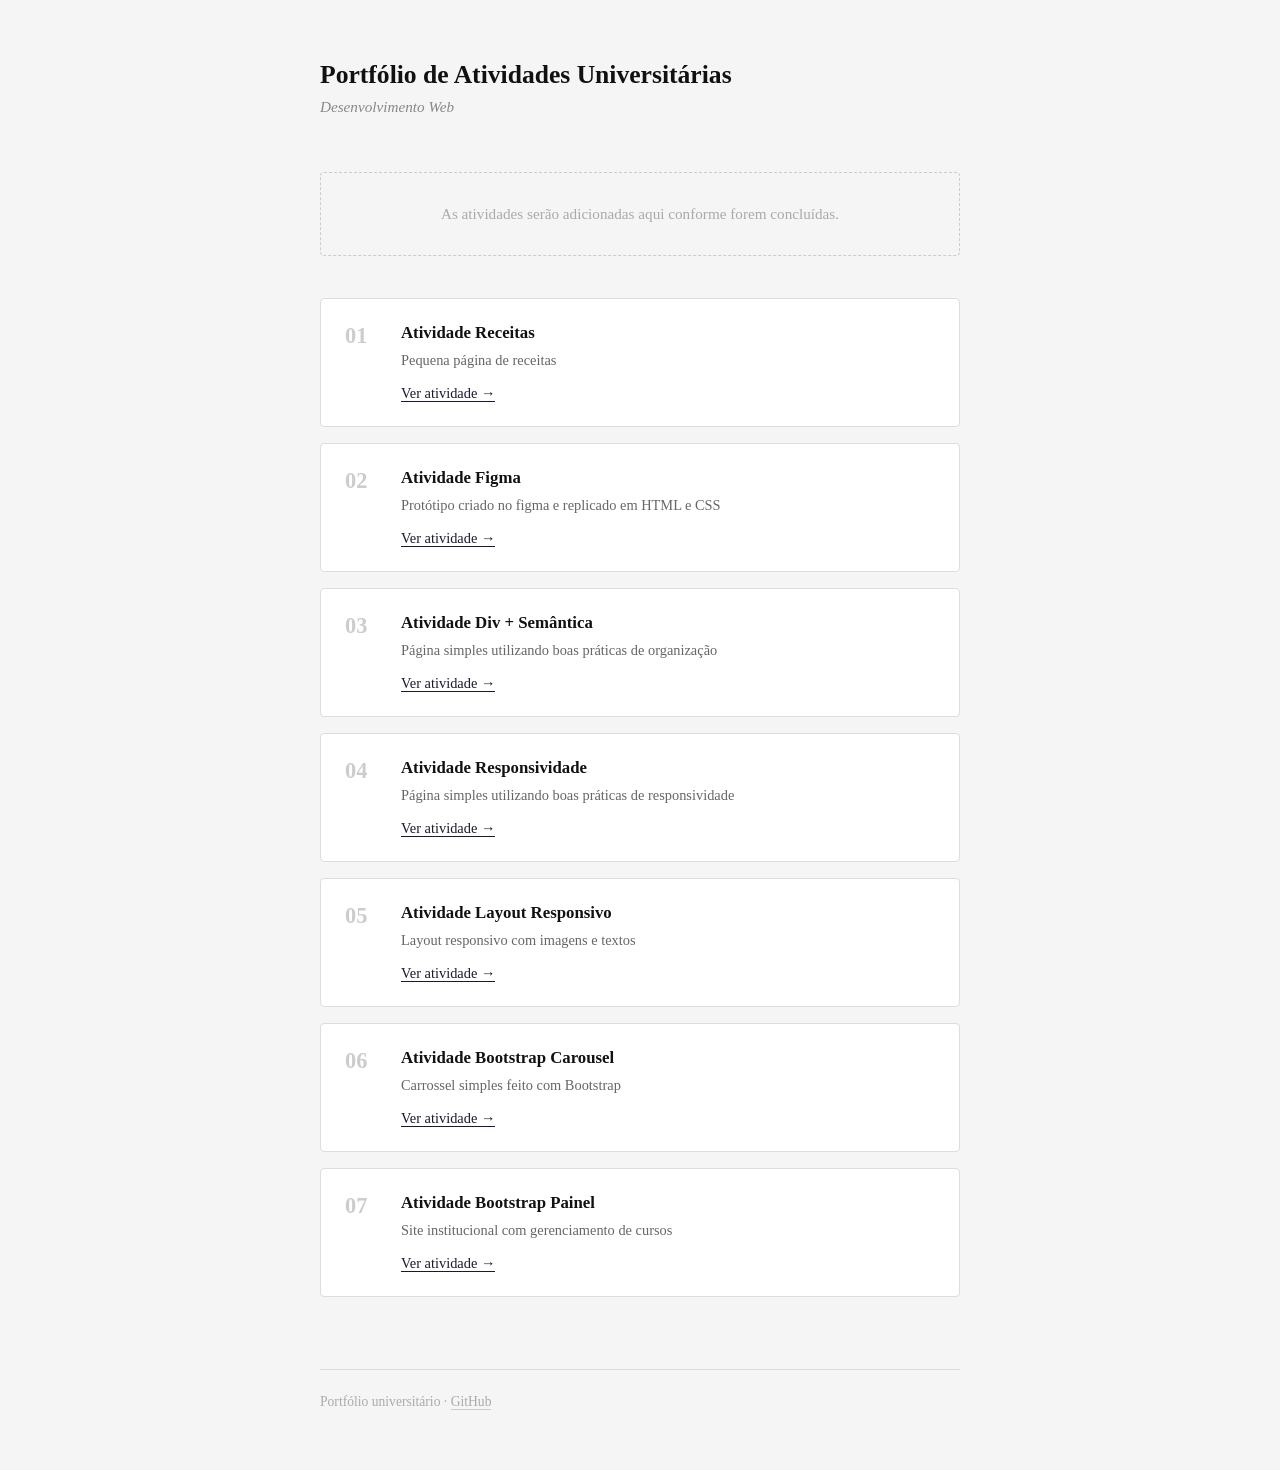
<file: index.html>
<!doctype html>
<html lang="pt-BR">
  <head>
    <meta charset="UTF-8" />
    <meta name="viewport" content="width=device-width, initial-scale=1.0" />
    <title>Portfólio de Atividades Universitárias</title>
    <link rel="stylesheet" href="style.css" />
  </head>
  <body>
    <header>
      <h1>Portfólio de Atividades Universitárias</h1>
      <p class="subtitulo">Desenvolvimento Web</p>
    </header>

    <main>
      <div class="aviso">
        <p>As atividades serão adicionadas aqui conforme forem concluídas.</p>
      </div>

      <div class="card">
        <span class="numero">01</span>
        <div class="info">
          <h2>Atividade Receitas</h2>
          <p>Pequena página de receitas</p>
          <a href="atividade-receitas/index.html" target="_blank"
            >Ver atividade →</a
          >
        </div>
      </div>
      <div class="card">
        <span class="numero">02</span>
        <div class="info">
          <h2>Atividade Figma</h2>
          <p>Protótipo criado no figma e replicado em HTML e CSS</p>
          <a href="atividade-template-figma/index.html" target="_blank"
            >Ver atividade →</a
          >
        </div>
      </div>
      <div class="card">
        <span class="numero">03</span>
        <div class="info">
          <h2>Atividade Div + Semântica</h2>
          <p>Página simples utilizando boas práticas de organização</p>
          <a href="atividade-div-semantica/index.html" target="_blank"
            >Ver atividade →</a
          >
        </div>
      </div>
      <div class="card">
        <span class="numero">04</span>
        <div class="info">
          <h2>Atividade Responsividade</h2>
          <p>Página simples utilizando boas práticas de responsividade</p>
          <a href="atividade-responsividade/index.html" target="_blank"
            >Ver atividade →</a
          >
        </div>
      </div>
      <div class="card">
        <span class="numero">05</span>
        <div class="info">
          <h2>Atividade Layout Responsivo</h2>
          <p>Layout responsivo com imagens e textos</p>
          <a href="atividade-layout-responsivo/index.html" target="_blank"
            >Ver atividade →</a
          >
        </div>
      </div>
      <div class="card">
        <span class="numero">06</span>
        <div class="info">
          <h2>Atividade Bootstrap Carousel</h2>
          <p>Carrossel simples feito com Bootstrap</p>
          <a href="atividade-bootstrap-carrossel/index.html" target="_blank"
            >Ver atividade →</a
          >
        </div>
      </div>
      <div class="card">
        <span class="numero">07</span>
        <div class="info">
          <h2>Atividade Bootstrap Painel</h2>
          <p>Site institucional com gerenciamento de cursos</p>
          <a href="atividade-painel/index.html" target="_blank"
            >Ver atividade →</a
          >
        </div>
      </div>
    </main>

    <footer>
      <p>
        Portfólio universitário ·
        <a
          href="https://github.com/seu-usuario/college-activities-portfolio"
          target="_blank"
          >GitHub</a
        >
      </p>
    </footer>
  </body>
</html>
</file>
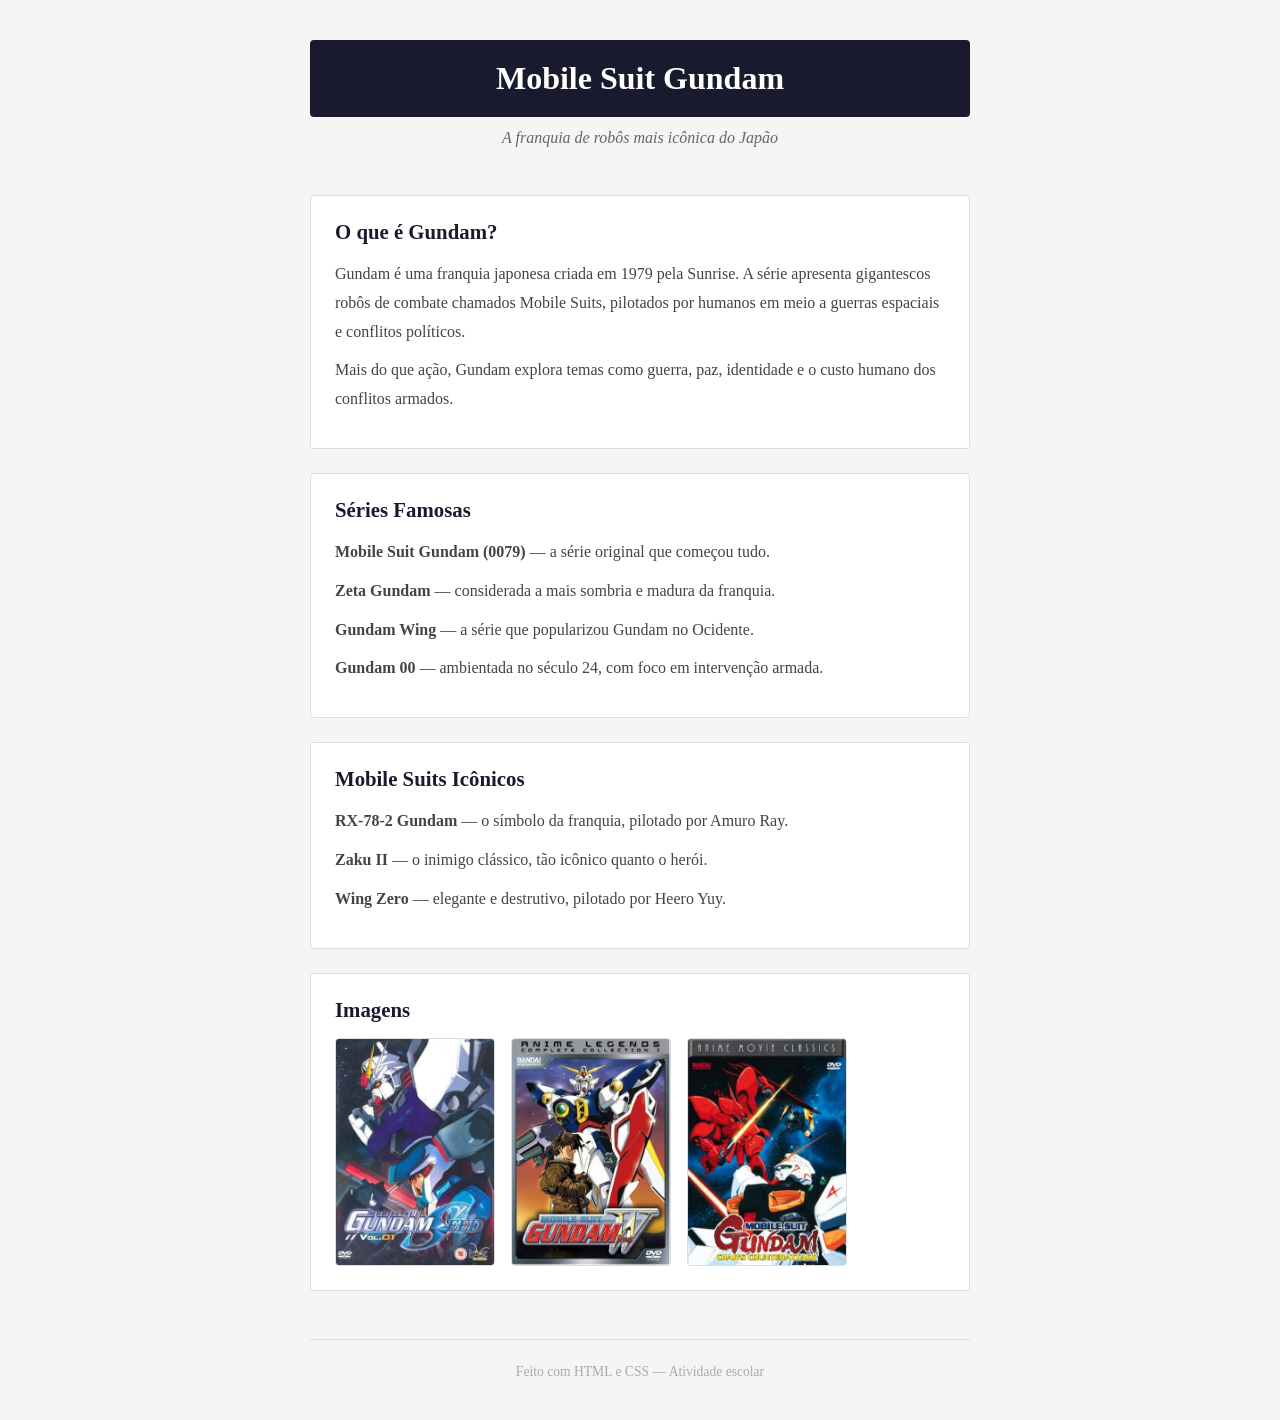
<file: atividade-div-semantica/index.html>
<!doctype html>
<html lang="pt-BR">
  <head>
    <meta charset="UTF-8" />
    <meta name="viewport" content="width=device-width, initial-scale=1.0" />
    <title>Gundam</title>
    <link rel="stylesheet" href="style.css" />
  </head>
  <body>
    <header>
      <h1 id="titulo-principal">Mobile Suit Gundam</h1>
      <p class="subtitulo">A franquia de robôs mais icônica do Japão</p>
    </header>

    <main>
      <div class="bloco">
        <h2 class="secao-titulo">O que é Gundam?</h2>
        <p class="texto">
          Gundam é uma franquia japonesa criada em 1979 pela Sunrise. A série
          apresenta gigantescos robôs de combate chamados Mobile Suits,
          pilotados por humanos em meio a guerras espaciais e conflitos
          políticos.
        </p>
        <p class="texto">
          Mais do que ação, Gundam explora temas como guerra, paz, identidade e
          o custo humano dos conflitos armados.
        </p>
      </div>

      <div class="bloco">
        <h2 class="secao-titulo">Séries Famosas</h2>
        <p class="texto">
          <strong>Mobile Suit Gundam (0079)</strong> — a série original que
          começou tudo.
        </p>
        <p class="texto">
          <strong>Zeta Gundam</strong> — considerada a mais sombria e madura da
          franquia.
        </p>
        <p class="texto">
          <strong>Gundam Wing</strong> — a série que popularizou Gundam no
          Ocidente.
        </p>
        <p class="texto">
          <strong>Gundam 00</strong> — ambientada no século 24, com foco em
          intervenção armada.
        </p>
      </div>

      <div class="bloco">
        <h2 class="secao-titulo">Mobile Suits Icônicos</h2>
        <p class="texto">
          <strong>RX-78-2 Gundam</strong> — o símbolo da franquia, pilotado por
          Amuro Ray.
        </p>
        <p class="texto">
          <strong>Zaku II</strong> — o inimigo clássico, tão icônico quanto o
          herói.
        </p>
        <p class="texto">
          <strong>Wing Zero</strong> — elegante e destrutivo, pilotado por Heero
          Yuy.
        </p>
      </div>

      <div class="bloco">
        <h2 class="secao-titulo">Imagens</h2>
        <div class="galeria">
          <img
            src="./assets/images/gundam_seed.jpg"
            alt="Gundam SEED"
            class="imagem"
          />
          <img
            src="./assets/images/gundam_wing.jpg"
            alt="Gundam Wing"
            class="imagem"
          />
          <img
            src="./assets/images/chars.jpg"
            alt="Char's Counterattack"
            class="imagem"
          />
        </div>
      </div>
    </main>

    <footer>
      <p class="texto-footer">Feito com HTML e CSS — Atividade escolar</p>
    </footer>
  </body>
</html>
</file>
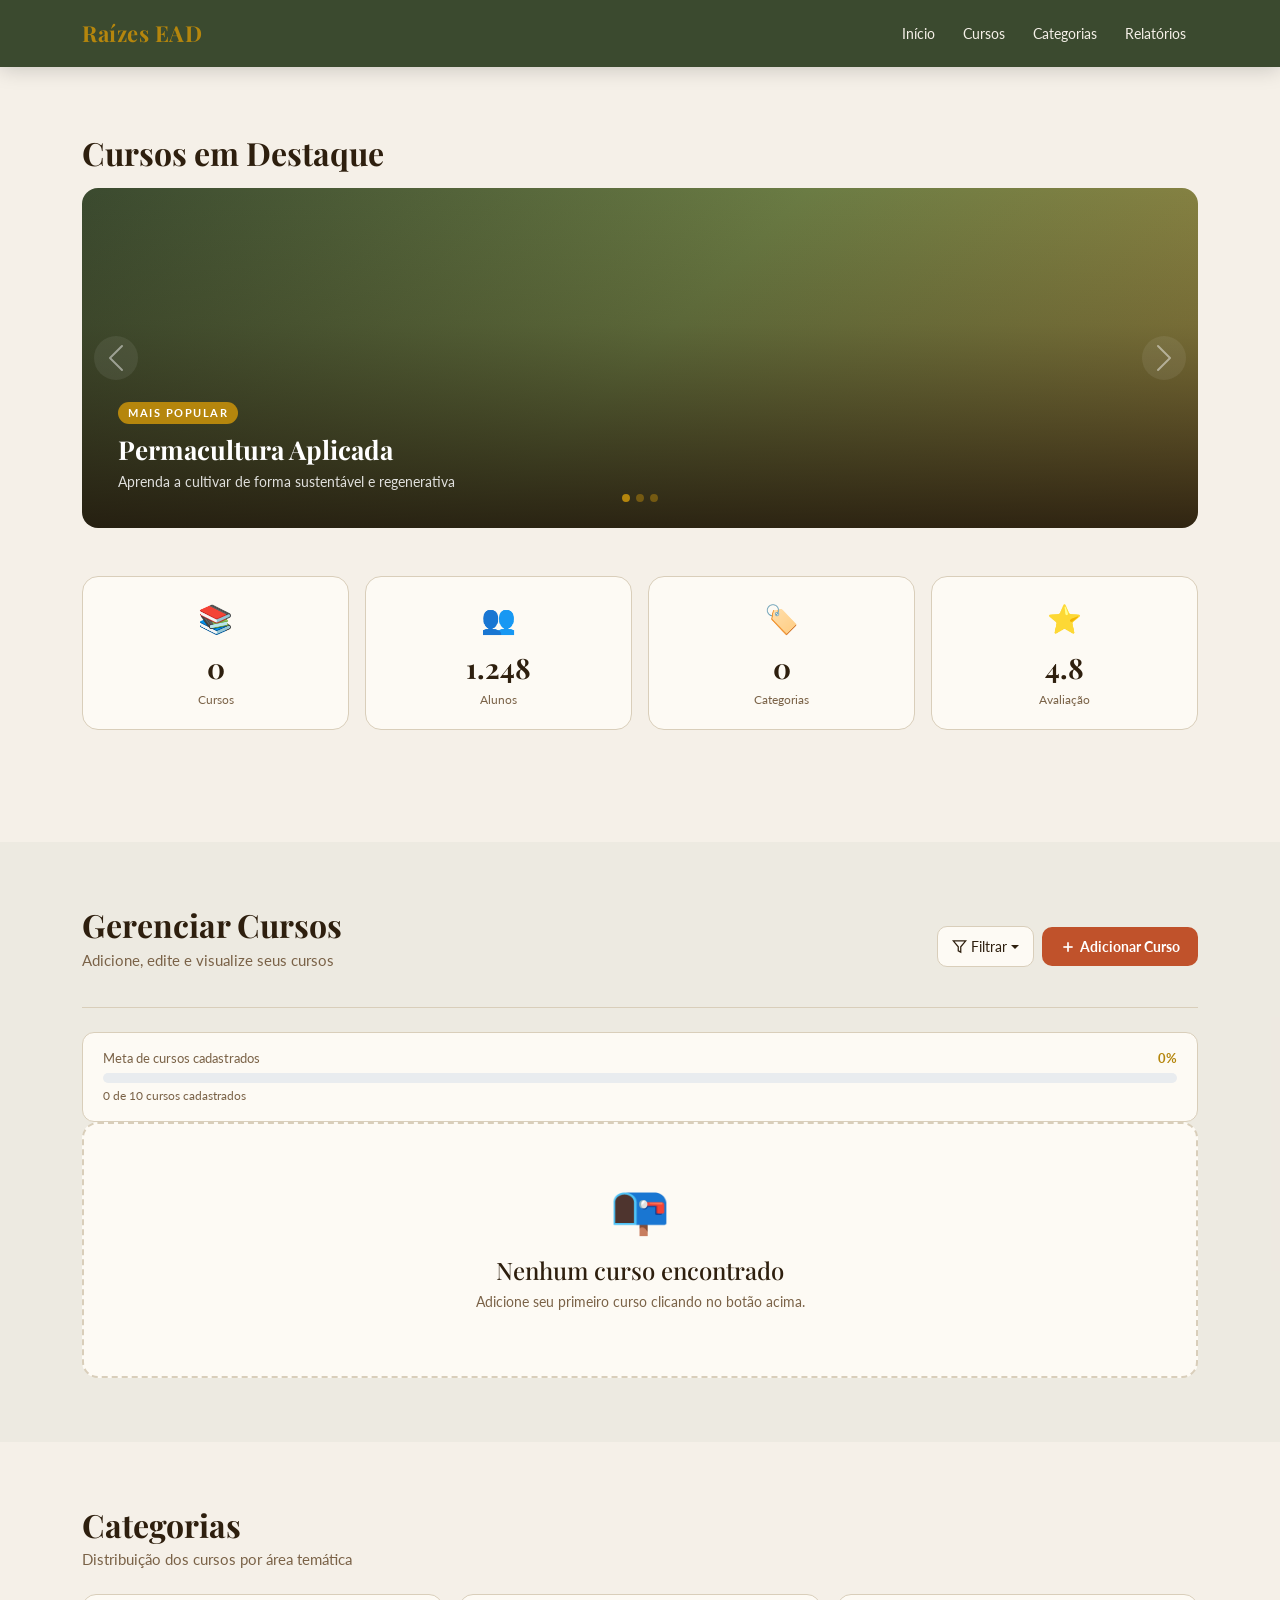
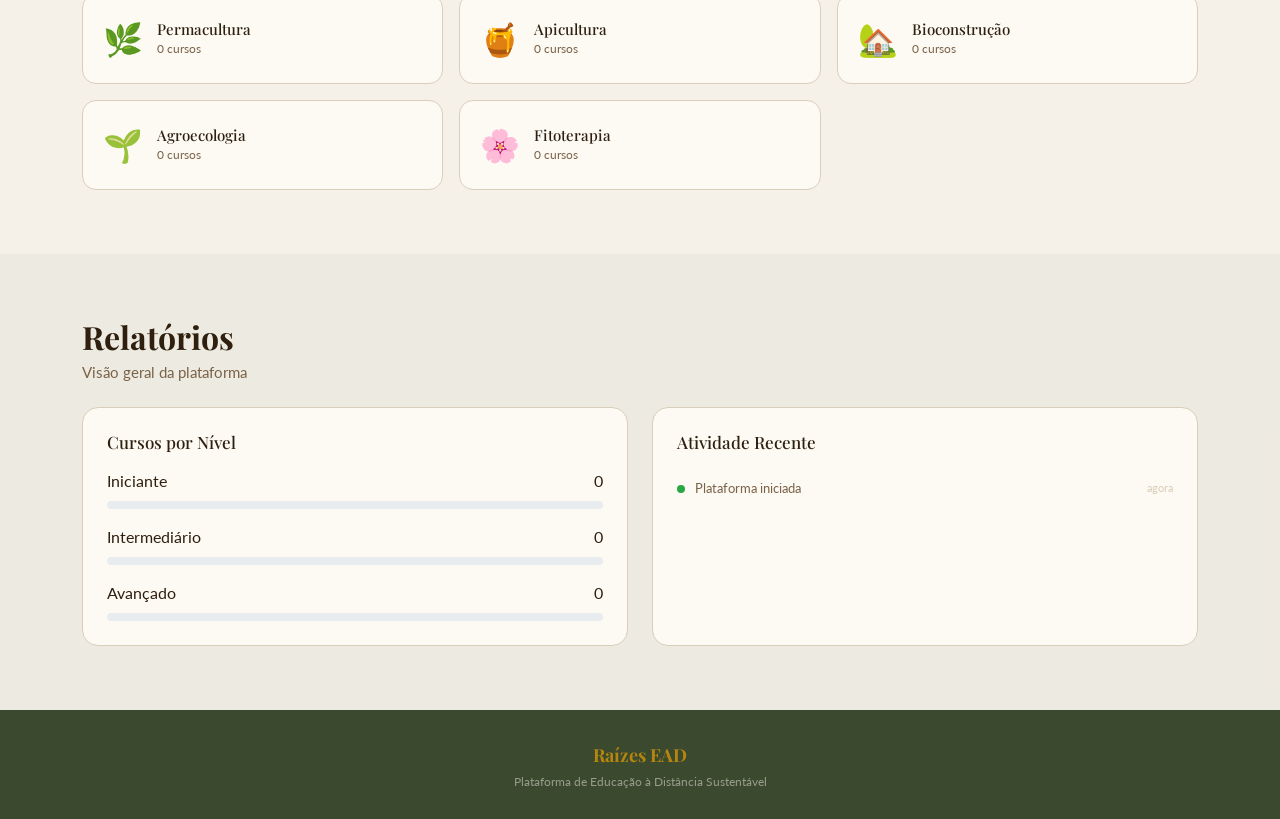
<file: atividade-painel/index.html>
<!doctype html>
<html
  lang="pt-BR"
  data-bs-spy="scroll"
  data-bs-target="#scrollspy-nav"
  data-bs-offset="80"
>
  <head>
    <meta charset="UTF-8" />
    <meta name="viewport" content="width=device-width, initial-scale=1.0" />
    <link rel="preconnect" href="https://fonts.googleapis.com" />
    <link rel="preconnect" href="https://fonts.gstatic.com" crossorigin />
    <link
      href="https://fonts.googleapis.com/css2?family=Inter:ital,opsz,wght@0,14..32,100..900;1,14..32,100..900&family=Lato:ital,wght@0,100;0,300;0,400;0,700;0,900;1,100;1,300;1,400;1,700;1,900&family=Playfair+Display:ital,wght@0,400..900;1,400..900&display=swap"
      rel="stylesheet"
    />
    <link
      href="https://cdn.jsdelivr.net/npm/bootstrap@5.3.8/dist/css/bootstrap.min.css"
      rel="stylesheet"
      integrity="sha384-sRIl4kxILFvY47J16cr9ZwB07vP4J8+LH7qKQnuqkuIAvNWLzeN8tE5YBujZqJLB"
      crossorigin="anonymous"
    />
    <link rel="stylesheet" href="style.css" />
    <title>Raízes EAD — Painel</title>
  </head>
  <body>
    <header>
      <nav class="navbar navbar-expand-lg fixed-top">
        <div class="container">
          <button
            class="btn btn-offcanvas me-2 d-lg-none"
            type="button"
            data-bs-toggle="offcanvas"
            data-bs-target="#offcanvasMenu"
            aria-controls="offcanvasMenu"
          >
            <span class="navbar-toggler-icon"></span>
          </button>

          <a class="navbar-brand" href="#">Raízes EAD</a>

          <button
            class="navbar-toggler d-none d-lg-none"
            type="button"
            data-bs-toggle="collapse"
            data-bs-target="#menuPrincipal"
          >
            <span class="navbar-toggler-icon"></span>
          </button>

          <div class="collapse navbar-collapse" id="menuPrincipal">
            <ul class="navbar-nav ms-auto align-items-center gap-1">
              <li class="nav-item">
                <a class="nav-link" href="#secao-inicio">Início</a>
              </li>
              <li class="nav-item">
                <a class="nav-link" href="#secao-cursos">Cursos</a>
              </li>
              <li class="nav-item">
                <a class="nav-link" href="#secao-categorias">Categorias</a>
              </li>
              <li class="nav-item">
                <a class="nav-link" href="#secao-relatorios">Relatórios</a>
              </li>
            </ul>
          </div>
        </div>
      </nav>
    </header>

    <div
      class="offcanvas offcanvas-start"
      tabindex="-1"
      id="offcanvasMenu"
      aria-labelledby="offcanvasMenuLabel"
    >
      <div class="offcanvas-header">
        <h5 class="offcanvas-title" id="offcanvasMenuLabel">Raízes EAD</h5>
        <button
          type="button"
          class="btn-close btn-close-white"
          data-bs-dismiss="offcanvas"
          aria-label="Fechar"
        ></button>
      </div>
      <div class="offcanvas-body">
        <nav id="scrollspy-nav">
          <ul class="nav flex-column gap-1">
            <li class="nav-item">
              <a class="nav-link offcanvas-link active" href="#secao-inicio">
                <span class="nav-icon">🏠</span> Início
              </a>
            </li>
            <li class="nav-item">
              <a class="nav-link offcanvas-link" href="#secao-cursos">
                <span class="nav-icon">📚</span> Cursos
              </a>
            </li>
            <li class="nav-item">
              <a class="nav-link offcanvas-link" href="#secao-categorias">
                <span class="nav-icon">🏷️</span> Categorias
              </a>
            </li>
            <li class="nav-item">
              <a class="nav-link offcanvas-link" href="#secao-relatorios">
                <span class="nav-icon">📊</span> Relatórios
              </a>
            </li>
          </ul>
        </nav>
        <hr class="offcanvas-divider" />
        <div class="offcanvas-stats">
          <p class="stat-label">Total de cursos</p>
          <p class="stat-value" id="offcanvasTotal">0</p>
        </div>
      </div>
    </div>

    <div
      class="toast-container position-fixed bottom-0 end-0 p-3"
      style="z-index: 9999"
    >
      <div
        id="toastSuccess"
        class="toast align-items-center text-bg-success border-0"
        role="alert"
      >
        <div class="d-flex">
          <div class="toast-body" id="toastSuccessMsg">
            Curso salvo com sucesso!
          </div>
          <button
            type="button"
            class="btn-close btn-close-white me-2 m-auto"
            data-bs-dismiss="toast"
          ></button>
        </div>
      </div>
      <div
        id="toastError"
        class="toast align-items-center text-bg-danger border-0"
        role="alert"
      >
        <div class="d-flex">
          <div class="toast-body" id="toastErrorMsg">
            Erro ao realizar ação.
          </div>
          <button
            type="button"
            class="btn-close btn-close-white me-2 m-auto"
            data-bs-dismiss="toast"
          ></button>
        </div>
      </div>
    </div>

    <main class="main-content">
      <section id="secao-inicio" class="section-block">
        <div class="container">
          <div id="alertArea"></div>

          <div class="carousel-wrapper mb-5">
            <h2 class="section-title mb-3">Cursos em Destaque</h2>
            <div
              id="carouselDestaque"
              class="carousel slide carousel-fade"
              data-bs-ride="carousel"
            >
              <div class="carousel-indicators">
                <button
                  type="button"
                  data-bs-target="#carouselDestaque"
                  data-bs-slide-to="0"
                  class="active"
                ></button>
                <button
                  type="button"
                  data-bs-target="#carouselDestaque"
                  data-bs-slide-to="1"
                ></button>
                <button
                  type="button"
                  data-bs-target="#carouselDestaque"
                  data-bs-slide-to="2"
                ></button>
              </div>
              <div class="carousel-inner rounded-4 overflow-hidden">
                <div class="carousel-item active">
                  <div class="carousel-slide slide-1">
                    <div class="carousel-caption-custom">
                      <span class="slide-tag">Mais Popular</span>
                      <h3>Permacultura Aplicada</h3>
                      <p>
                        Aprenda a cultivar de forma sustentável e regenerativa
                      </p>
                    </div>
                  </div>
                </div>
                <div class="carousel-item">
                  <div class="carousel-slide slide-2">
                    <div class="carousel-caption-custom">
                      <span class="slide-tag">Novo</span>
                      <h3>Apicultura Natural</h3>
                      <p>Do zero à colheita: manejo consciente das abelhas</p>
                    </div>
                  </div>
                </div>
                <div class="carousel-item">
                  <div class="carousel-slide slide-3">
                    <div class="carousel-caption-custom">
                      <span class="slide-tag">Em Alta</span>
                      <h3>Bioconstrução</h3>
                      <p>Técnicas ancestrais para construções ecológicas</p>
                    </div>
                  </div>
                </div>
              </div>
              <button
                class="carousel-control-prev"
                type="button"
                data-bs-target="#carouselDestaque"
                data-bs-slide="prev"
              >
                <span class="carousel-control-prev-icon"></span>
              </button>
              <button
                class="carousel-control-next"
                type="button"
                data-bs-target="#carouselDestaque"
                data-bs-slide="next"
              >
                <span class="carousel-control-next-icon"></span>
              </button>
            </div>
          </div>

          <div class="row g-3 mb-5">
            <div class="col-6 col-md-3">
              <div class="stat-card">
                <div class="stat-icon">📚</div>
                <div class="stat-num" id="statTotal">0</div>
                <div class="stat-desc">Cursos</div>
              </div>
            </div>
            <div class="col-6 col-md-3">
              <div class="stat-card">
                <div class="stat-icon">👥</div>
                <div class="stat-num">1.248</div>
                <div class="stat-desc">Alunos</div>
              </div>
            </div>
            <div class="col-6 col-md-3">
              <div class="stat-card">
                <div class="stat-icon">🏷️</div>
                <div class="stat-num" id="statCats">0</div>
                <div class="stat-desc">Categorias</div>
              </div>
            </div>
            <div class="col-6 col-md-3">
              <div class="stat-card">
                <div class="stat-icon">⭐</div>
                <div class="stat-num">4.8</div>
                <div class="stat-desc">Avaliação</div>
              </div>
            </div>
          </div>
        </div>
      </section>

      <section id="secao-cursos" class="section-block section-alt">
        <div class="container">
          <div
            class="section-header d-flex flex-wrap align-items-center justify-content-between gap-3 mb-4"
          >
            <div>
              <h2 class="section-title mb-1">Gerenciar Cursos</h2>
              <p class="section-sub">Adicione, edite e visualize seus cursos</p>
            </div>
            <div class="d-flex align-items-center gap-2 flex-wrap">
              <div class="dropdown">
                <button
                  class="btn btn-filter dropdown-toggle"
                  type="button"
                  data-bs-toggle="dropdown"
                  id="btnFiltrar"
                  data-bs-toggle-popover="true"
                  title="Filtrar por Categoria"
                  data-bs-content="Use este menu para filtrar os cursos por categoria específica."
                >
                  <svg
                    width="15"
                    height="15"
                    viewBox="0 0 24 24"
                    fill="none"
                    stroke="currentColor"
                    stroke-width="2"
                    class="me-1"
                  >
                    <polygon
                      points="22 3 2 3 10 12.46 10 19 14 21 14 12.46 22 3"
                    />
                  </svg>
                  Filtrar
                </button>
                <ul class="dropdown-menu dropdown-menu-end" id="dropdownFiltro">
                  <li><h6 class="dropdown-header">Categorias</h6></li>
                  <li>
                    <a class="dropdown-item active" href="#" data-cat="todos"
                      >Todos</a
                    >
                  </li>
                  <li>
                    <a class="dropdown-item" href="#" data-cat="permacultura"
                      >Permacultura</a
                    >
                  </li>
                  <li>
                    <a class="dropdown-item" href="#" data-cat="apicultura"
                      >Apicultura</a
                    >
                  </li>
                  <li>
                    <a class="dropdown-item" href="#" data-cat="bioconstrucao"
                      >Bioconstrução</a
                    >
                  </li>
                  <li>
                    <a class="dropdown-item" href="#" data-cat="agroecologia"
                      >Agroecologia</a
                    >
                  </li>
                  <li>
                    <a class="dropdown-item" href="#" data-cat="fitoterapia"
                      >Fitoterapia</a
                    >
                  </li>
                </ul>
              </div>

              <button
                class="btn btn-add"
                data-bs-toggle="modal"
                data-bs-target="#modalCurso"
                id="btnAdicionar"
                data-bs-toggle-popover="true"
                title="Adicionar Curso"
                data-bs-content="Clique para abrir o formulário e cadastrar um novo curso."
              >
                <svg
                  width="16"
                  height="16"
                  viewBox="0 0 24 24"
                  fill="none"
                  stroke="currentColor"
                  stroke-width="2.5"
                  class="me-1"
                >
                  <line x1="12" y1="5" x2="12" y2="19" />
                  <line x1="5" y1="12" x2="19" y2="12" />
                </svg>
                Adicionar Curso
              </button>
            </div>
          </div>

          <div class="progress-wrapper mb-4">
            <div class="d-flex justify-content-between align-items-center mb-1">
              <span class="progress-label">Meta de cursos cadastrados</span>
              <span class="progress-pct" id="progressPct">0%</span>
            </div>
            <div class="progress" style="height: 10px; border-radius: 99px">
              <progress
                class="progress-bar progress-bar-striped progress-bar-animated"
                id="progressBar"
                style="width: 0%"
                aria-valuenow="0"
                aria-valuemin="0"
                aria-valuemax="100"
              ></progress>
            </div>
            <p class="progress-meta mt-1" id="progressMeta">
              0 de 10 cursos cadastrados
            </p>
          </div>

          <div id="spinnerArea" class="text-center py-5">
            <output class="spinner-border spinner-custom">
              <span class="visually-hidden">Carregando...</span>
            </output>
            <p class="mt-3 loading-text">Carregando cursos...</p>
          </div>

          <div
            class="row g-4"
            id="cursosGrid"
            style="display: none !important"
          ></div>

          <div
            id="emptyState"
            class="empty-state text-center py-5"
            style="display: none"
          >
            <div class="empty-icon">📭</div>
            <h4>Nenhum curso encontrado</h4>
            <p>Adicione seu primeiro curso clicando no botão acima.</p>
          </div>

          <nav id="paginacaoArea" class="mt-4" style="display: none">
            <ul
              class="pagination justify-content-center"
              id="paginacaoLista"
            ></ul>
          </nav>
        </div>
      </section>

      <section id="secao-categorias" class="section-block">
        <div class="container">
          <h2 class="section-title mb-1">Categorias</h2>
          <p class="section-sub mb-4">
            Distribuição dos cursos por área temática
          </p>
          <div class="row g-3" id="categoriasGrid">
            <!-- Gerado via JS -->
          </div>
        </div>
      </section>

      <section id="secao-relatorios" class="section-block section-alt">
        <div class="container">
          <h2 class="section-title mb-1">Relatórios</h2>
          <p class="section-sub mb-4">Visão geral da plataforma</p>
          <div class="row g-4">
            <div class="col-md-6">
              <div class="relatorio-card">
                <h5 class="relatorio-title">Cursos por Nível</h5>
                <div class="mt-3">
                  <div class="mb-2 d-flex justify-content-between">
                    <span>Iniciante</span><span id="relInitiante">0</span>
                  </div>
                  <div
                    class="progress mb-3"
                    style="height: 8px; border-radius: 99px"
                  >
                    <div
                      class="progress-bar bg-success"
                      id="barIniciante"
                      style="width: 0%"
                    ></div>
                  </div>
                  <div class="mb-2 d-flex justify-content-between">
                    <span>Intermediário</span><span id="relInter">0</span>
                  </div>
                  <div
                    class="progress mb-3"
                    style="height: 8px; border-radius: 99px"
                  >
                    <div
                      class="progress-bar bg-warning"
                      id="barInter"
                      style="width: 0%"
                    ></div>
                  </div>
                  <div class="mb-2 d-flex justify-content-between">
                    <span>Avançado</span><span id="relAvanc">0</span>
                  </div>
                  <div
                    class="progress"
                    style="height: 8px; border-radius: 99px"
                  >
                    <div
                      class="progress-bar bg-danger"
                      id="barAvanc"
                      style="width: 0%"
                    ></div>
                  </div>
                </div>
              </div>
            </div>
            <div class="col-md-6">
              <div class="relatorio-card">
                <h5 class="relatorio-title">Atividade Recente</h5>
                <ul class="atividade-lista mt-3" id="atividadeLista">
                  <li class="atividade-item">
                    <span class="atividade-dot dot-green"></span>
                    <span>Plataforma iniciada</span>
                    <span class="atividade-time">agora</span>
                  </li>
                </ul>
              </div>
            </div>
          </div>
        </div>
      </section>
    </main>

    <div
      class="modal fade"
      id="modalCurso"
      tabindex="-1"
      aria-labelledby="modalCursoLabel"
      aria-hidden="true"
    >
      <div
        class="modal-dialog modal-lg modal-dialog-centered modal-dialog-scrollable"
      >
        <div class="modal-content modal-custom">
          <div class="modal-header modal-header-custom">
            <h5 class="modal-title" id="modalCursoLabel">
              Adicionar Novo Curso
            </h5>
            <button
              type="button"
              class="btn-close btn-close-white"
              data-bs-dismiss="modal"
              aria-label="Fechar"
            ></button>
          </div>
          <div class="modal-body p-4">
            <form id="formCurso" novalidate>
              <input type="hidden" id="cursoEditId" value="" />

              <div class="row g-3">
                <div class="col-12">
                  <div class="form-floating">
                    <input
                      type="text"
                      class="form-control form-control-custom"
                      id="cursoNome"
                      placeholder="Nome do curso"
                      required
                      minlength="3"
                    />
                    <label for="cursoNome">Nome do Curso *</label>
                    <div class="invalid-feedback">
                      Por favor, insira um nome com ao menos 3 caracteres.
                    </div>
                  </div>
                </div>

                <div class="col-md-6">
                  <div class="form-floating">
                    <select
                      class="form-select form-control-custom"
                      id="cursoCategoria"
                      required
                    >
                      <option value="" disabled selected></option>
                      <option value="permacultura">Permacultura</option>
                      <option value="apicultura">Apicultura</option>
                      <option value="bioconstrucao">Bioconstrução</option>
                      <option value="agroecologia">Agroecologia</option>
                      <option value="fitoterapia">Fitoterapia</option>
                    </select>
                    <label for="cursoCategoria">Categoria *</label>
                    <div class="invalid-feedback">Selecione uma categoria.</div>
                  </div>
                </div>

                <div class="col-md-6">
                  <div class="form-floating">
                    <select
                      class="form-select form-control-custom"
                      id="cursoNivel"
                      required
                    >
                      <option value="" disabled selected></option>
                      <option value="iniciante">Iniciante</option>
                      <option value="intermediario">Intermediário</option>
                      <option value="avancado">Avançado</option>
                    </select>
                    <label for="cursoNivel">Nível *</label>
                    <div class="invalid-feedback">Selecione o nível.</div>
                  </div>
                </div>

                <div class="col-md-6">
                  <label class="form-label label-custom">Duração</label>
                  <div class="input-group">
                    <input
                      type="number"
                      class="form-control form-control-custom"
                      id="cursoDuracao"
                      placeholder="Ex: 40"
                      min="1"
                      max="500"
                    />
                    <span class="input-group-text ig-custom">horas</span>
                  </div>
                </div>

                <div class="col-md-6">
                  <label class="form-label label-custom">Preço</label>
                  <div class="input-group">
                    <span class="input-group-text ig-custom">R$</span>
                    <input
                      type="number"
                      class="form-control form-control-custom"
                      id="cursoPreco"
                      placeholder="0,00"
                      min="0"
                      step="0.01"
                    />
                  </div>
                </div>

                <div class="col-12">
                  <div class="form-floating">
                    <textarea
                      class="form-control form-control-custom"
                      id="cursoDescricao"
                      placeholder="Descrição"
                      style="height: 100px"
                      required
                      minlength="10"
                    ></textarea>
                    <label for="cursoDescricao">Descrição do Curso *</label>
                    <div class="invalid-feedback">
                      Escreva uma descrição com ao menos 10 caracteres.
                    </div>
                  </div>
                </div>

                <div class="col-12">
                  <label for="cursoTeorica" class="form-label label-custom">
                    Carga teórica: <strong id="teoricaVal">50</strong>%
                  </label>
                  <input
                    type="range"
                    class="form-range range-custom"
                    id="cursoTeorica"
                    min="0"
                    max="100"
                    value="50"
                  />
                </div>

                <div class="col-12">
                  <label class="form-label label-custom"
                    >Recursos incluídos</label
                  >
                  <div class="d-flex flex-wrap gap-3">
                    <div class="form-check check-custom">
                      <input
                        class="form-check-input"
                        type="checkbox"
                        id="chkCertificado"
                        checked
                      />
                      <label class="form-check-label" for="chkCertificado"
                        >Certificado</label
                      >
                    </div>
                    <div class="form-check check-custom">
                      <input
                        class="form-check-input"
                        type="checkbox"
                        id="chkMaterial"
                      />
                      <label class="form-check-label" for="chkMaterial"
                        >Material PDF</label
                      >
                    </div>
                    <div class="form-check check-custom">
                      <input
                        class="form-check-input"
                        type="checkbox"
                        id="chkAoVivo"
                      />
                      <label class="form-check-label" for="chkAoVivo"
                        >Aulas ao vivo</label
                      >
                    </div>
                    <div class="form-check check-custom">
                      <input
                        class="form-check-input"
                        type="checkbox"
                        id="chkForum"
                      />
                      <label class="form-check-label" for="chkForum"
                        >Fórum de dúvidas</label
                      >
                    </div>
                  </div>
                </div>

                <div class="col-12">
                  <div class="form-check form-switch check-custom">
                    <input
                      class="form-check-input"
                      type="checkbox"
                      id="cursoDestaque"
                    />
                    <label class="form-check-label" for="cursoDestaque"
                      >Exibir no Carousel de Destaque</label
                    >
                  </div>
                </div>
              </div>
            </form>
          </div>
          <div class="modal-footer modal-footer-custom">
            <button
              type="button"
              class="btn btn-modal-cancel"
              data-bs-dismiss="modal"
            >
              Cancelar
            </button>
            <button
              type="button"
              class="btn btn-modal-save"
              id="btnSalvarCurso"
            >
              <svg
                width="16"
                height="16"
                viewBox="0 0 24 24"
                fill="none"
                stroke="currentColor"
                stroke-width="2.5"
                class="me-1"
              >
                <polyline points="20 6 9 17 4 12" />
              </svg>
              Salvar Curso
            </button>
          </div>
        </div>
      </div>
    </div>

    <div class="modal fade" id="modalDeletar" tabindex="-1" aria-hidden="true">
      <div class="modal-dialog modal-dialog-centered">
        <div class="modal-content modal-custom">
          <div class="modal-header modal-header-danger">
            <h5 class="modal-title">Remover Curso</h5>
            <button
              type="button"
              class="btn-close btn-close-white"
              data-bs-dismiss="modal"
            ></button>
          </div>
          <div class="modal-body p-4">
            <p>
              Tem certeza que deseja remover o curso
              <strong id="deletarNome"></strong>? Esta ação não pode ser
              desfeita.
            </p>
          </div>
          <div class="modal-footer modal-footer-custom">
            <button
              type="button"
              class="btn btn-modal-cancel"
              data-bs-dismiss="modal"
            >
              Cancelar
            </button>
            <button
              type="button"
              class="btn btn-danger"
              id="btnConfirmarDeletar"
            >
              Remover
            </button>
          </div>
        </div>
      </div>
    </div>

    <footer class="footer">
      <div class="container text-center">
        <p class="footer-brand">Raízes EAD</p>
        <p class="footer-sub">Plataforma de Educação à Distância Sustentável</p>
      </div>
    </footer>

    <script
      src="https://cdn.jsdelivr.net/npm/bootstrap@5.3.8/dist/js/bootstrap.bundle.min.js"
      integrity="sha384-FKyoEForCGlyvwx9Hj09JcYn3nv7wiPVlz7YYwJrWVcXK/BmnVDxM+D2scQbITxI"
      crossorigin="anonymous"
    ></script>
    <script src="app.js"></script>
  </body>
</html>
</file>
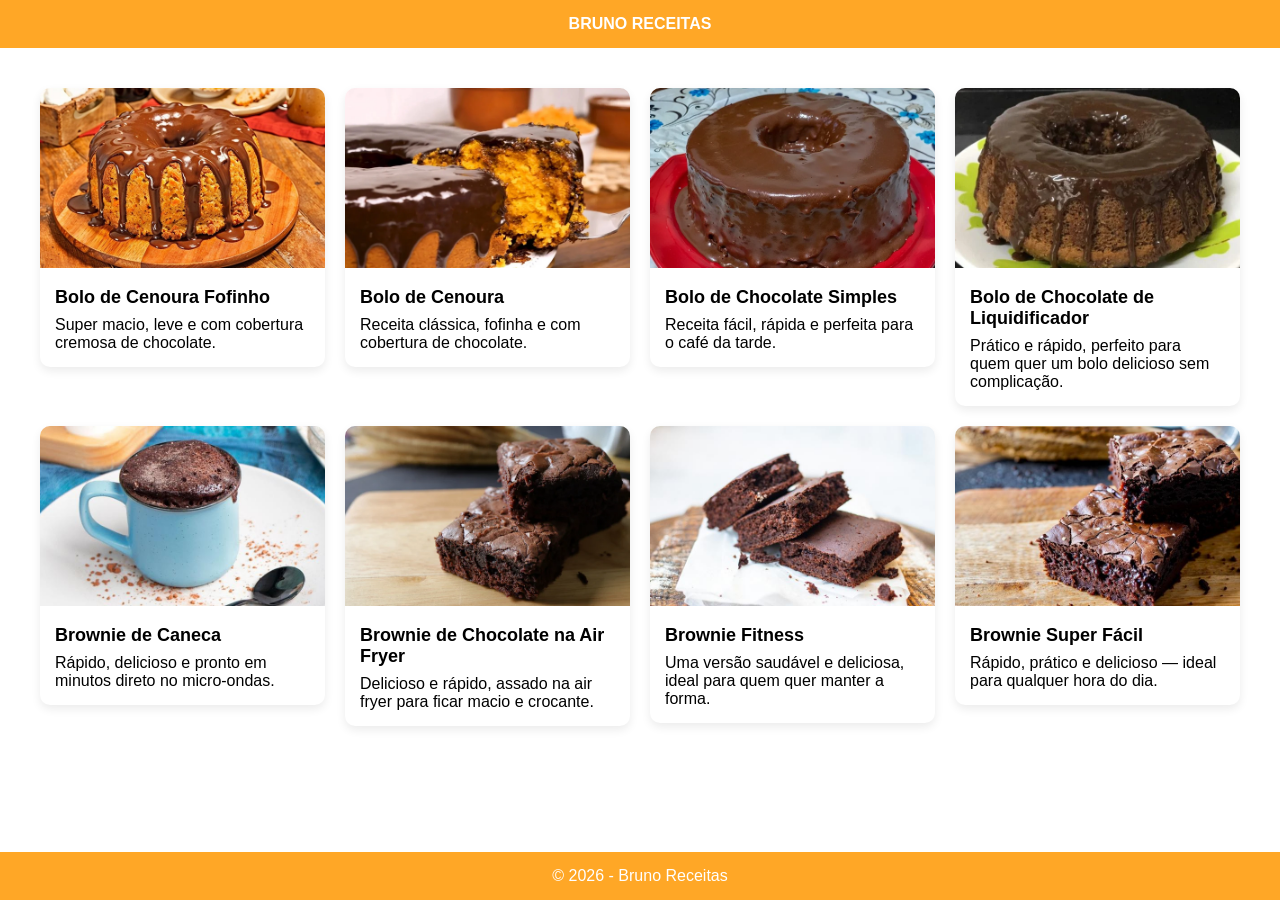
<file: atividade-receitas/index.html>
<!doctype html>
<html lang="en">
  <head>
    <meta charset="UTF-8" />
    <meta name="viewport" content="width=device-width, initial-scale=1.0" />
    <link rel="stylesheet" href="styles/style.css" />
    <link rel="stylesheet" href="styles/main.css" />
    <title>Document</title>
  </head>
  <body>
    <header>
      <h1>Bruno receitas</h1>
    </header>
    <main class="container"></main>

    <footer class="site-footer">
      <p>© 2026 - Bruno Receitas</p>
    </footer>

    <script type="module">
      let recipesData = [];

      async function loadRecipes() {
        const res = await fetch("db/recipes.json");
        recipesData = await res.json();
      }

      await loadRecipes();

      const container = document.querySelector(".container");

      container.innerHTML = recipesData
        .map(
          (recipe) => `
                  <a href="./recipesPage/index.html?slug=${recipe.slug}">
                      <div class="card">
                          <img src="images/${recipe.img}" class="card-image"/>
                          <div class="card-description">
                              <h2>${recipe.recipeTitle}</h2>
                              <p>${recipe.recipeSubtitle}</p>
                          </div>
                      </div>
                  </a>
              `,
        )
        .join("");
    </script>
  </body>
</html>
</file>
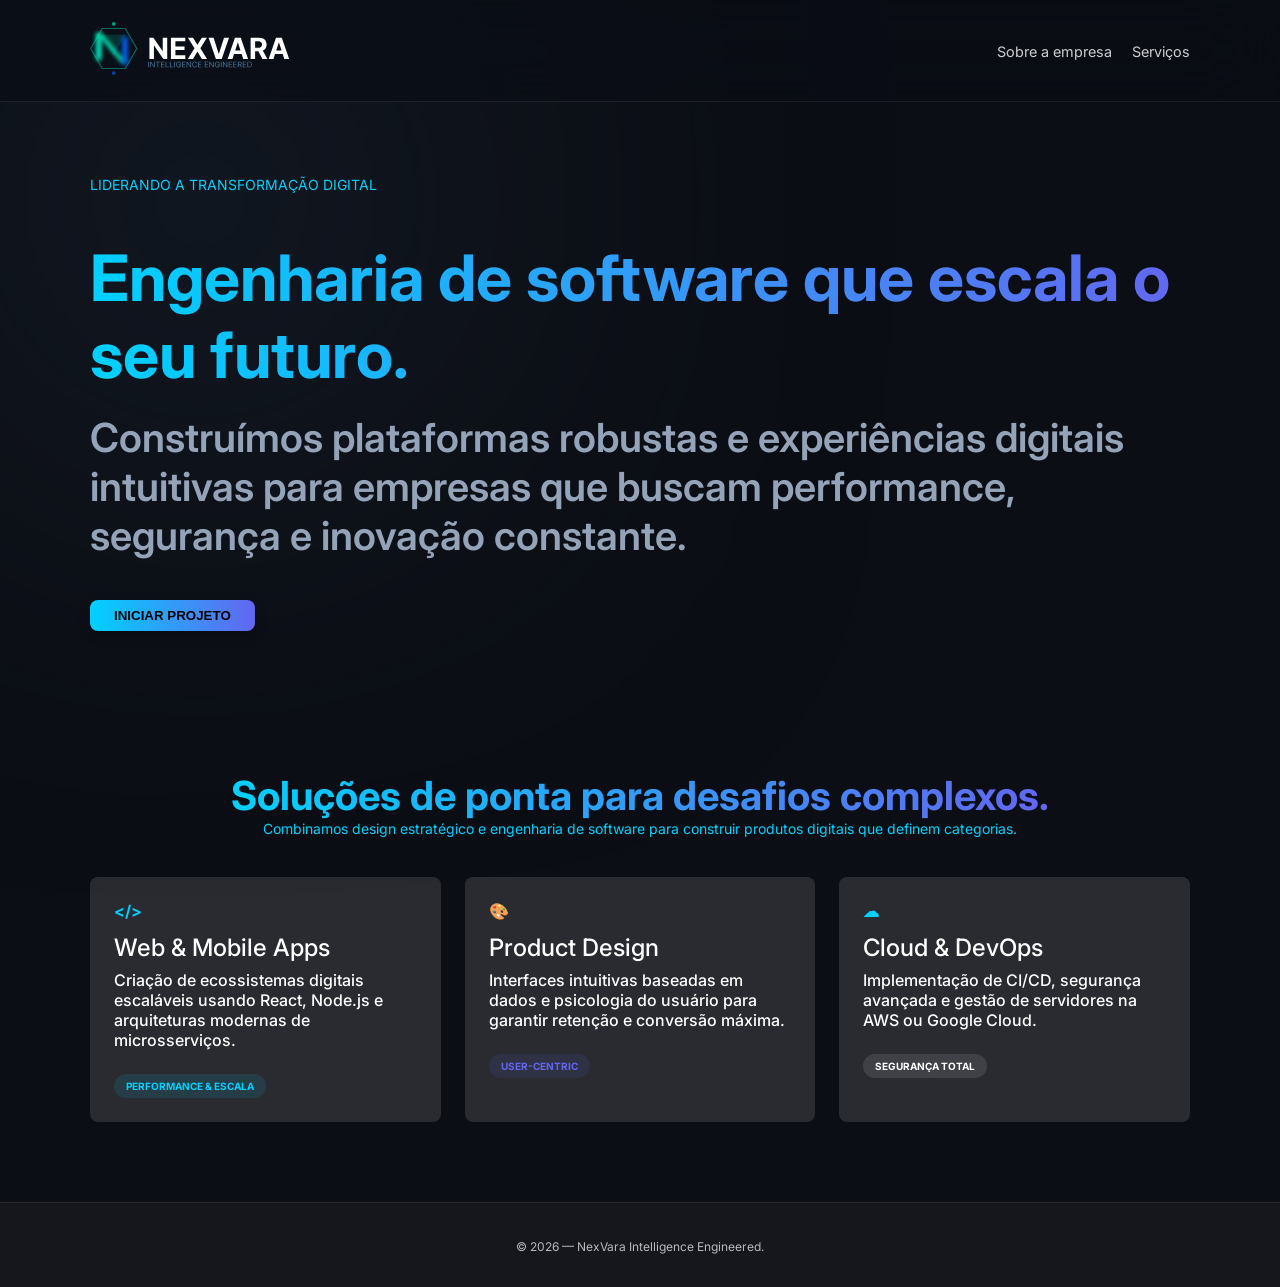
<file: atividade-template-figma/index.html>
<!doctype html>
<html lang="en">
  <head>
    <meta charset="UTF-8" />
    <meta name="viewport" content="width=device-width, initial-scale=1.0" />
    <link rel="preconnect" href="https://fonts.googleapis.com" />
    <link rel="preconnect" href="https://fonts.gstatic.com" crossorigin />
    <link
      href="https://fonts.googleapis.com/css2?family=Inter:ital,opsz,wght@0,14..32,100..900;1,14..32,100..900&display=swap"
      rel="stylesheet"
    />
    <link rel="stylesheet" href="style.css" />
    <title>Document</title>
  </head>
  <body>
    <div class="blur-element"></div>
    <header>
      <nav class="nav-section">
        <div id="logo"></div>
        <ul>
          <li><a class="animated-link" href="#about">Sobre a empresa</a></li>
          <li><a class="animated-link" href="#projects">Serviços</a></li>
        </ul>
      </nav>
    </header>

    <main>
      <section class="hero-section" id="about">
        <span>Liderando a transformação digital</span>
        <h2>Engenharia de software que escala o seu futuro.</h2>
        <p>
          Construímos plataformas robustas e experiências digitais intuitivas
          para empresas que buscam performance, segurança e inovação constante.
        </p>
        <button>Iniciar Projeto</button>
      </section>

      <section class="projects-section" id="projects">
        <div class="projects-title">
          <h3>Soluções de ponta para desafios complexos.</h3>
          <span>
            Combinamos design estratégico e engenharia de software para
            construir produtos digitais que definem categorias.
          </span>
        </div>

        <div class="projects">
          <div class="project-card">
            <span class="project-card-icon">&lt;/&gt;</span>
            <h3>Web & Mobile Apps</h3>
            <p>
              Criação de ecossistemas digitais escaláveis usando React, Node.js
              e arquiteturas modernas de microsserviços.
            </p>
            <span class="project-card-badge badge-performance">
              PERFORMANCE & ESCALA
            </span>
          </div>

          <div class="project-card">
            <span class="project-card-icon">🎨</span>
            <h3>Product Design</h3>
            <p>
              Interfaces intuitivas baseadas em dados e psicologia do usuário
              para garantir retenção e conversão máxima.
            </p>
            <span class="project-card-badge badge-design"> USER-CENTRIC </span>
          </div>

          <div class="project-card">
            <span class="project-card-icon">☁</span>
            <h3>Cloud & DevOps</h3>
            <p>
              Implementação de CI/CD, segurança avançada e gestão de servidores
              na AWS ou Google Cloud.
            </p>
            <span class="project-card-badge badge-cloud">
              SEGURANÇA TOTAL
            </span>
          </div>
        </div>
      </section>
    </main>

    <footer class="footer">
      <span>© 2026 — NexVara Intelligence Engineered.</span>
    </footer>

    <script>
      fetch("assets/images/logo4.svg")
        .then((r) => r.text())
        .then((svg) => {
          document.querySelector("#logo").innerHTML = svg;
        });
    </script>
  </body>
</html>
</file>
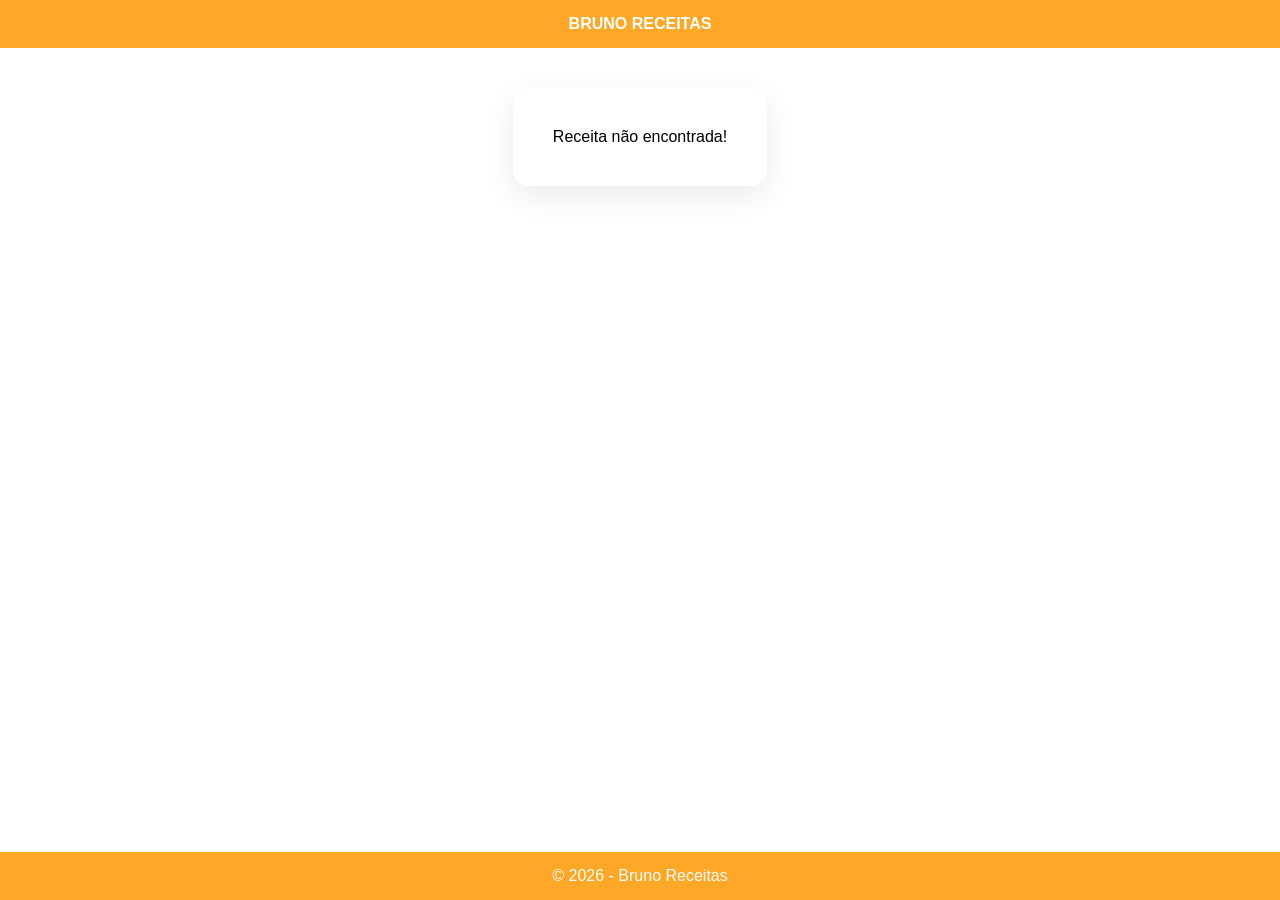
<file: atividade-receitas/recipesPage/index.html>
<!doctype html>
<html lang="en">
  <head>
    <meta charset="UTF-8" />
    <meta name="viewport" content="width=device-width, initial-scale=1.0" />
    <link rel="stylesheet" href="./style.css" />
    <link rel="stylesheet" href="../styles/main.css" />
    <title>Brownie Super Fácil | Bruno Receitas</title>
  </head>
  <body>
    <header>
      <a href="../index.html">
        <h1>Bruno Receitas</h1>
      </a>
    </header>

    <main class="recipe-page"></main>
    <footer class="site-footer">
      <p>© 2026 - Bruno Receitas</p>
    </footer>

    <script type="module">
      async function loadRecipe() {
        const urlParams = new URLSearchParams(window.location.search);
        const slug = urlParams.get("slug");

        const res = await fetch("../db/recipes.json");
        const recipes = await res.json();

        const recipe = recipes.find((r) => r.slug === slug);
        if (!recipe) {
          document.querySelector("main").innerHTML =
            "<p>Receita não encontrada!</p>";
        }

        document.querySelector("title").innerHTML =
          `${recipe.recipeTitle} | Bruno Receitas`;

        document.querySelector("main").innerHTML = `
          <div class="recipe-header">
              <h1 class="recipe-title">${recipe.recipeTitle}</h1>
              <p class="recipe-subtitle">${recipe.recipeSubtitle}</p>
          </div>

            <section class="recipe-section">
            <h2 class="section-title">Ingredientes</h2>
              ${recipe.ingredients
                .map(
                  (group) => `
                <div class="ingredients-group">
                  <h3 class="group-title">${group.group}</h3>
                  <ul class="ingredient-list">
                    ${group.ingredients.map((ing) => `<li>${ing}</li>`).join("")}
                  </ul>
                </div>
              `,
                )
                .join("")}
            </section>

            <section class="recipe-section">
              <h2 class="section-title">Modo de Preparo</h2>
              <ol class="preparation-steps">
                ${recipe.preparation.map((step) => `<li>${step}</li>`).join("")}
              </ol>
            </section>

            <section class="recipe-section">
              <h2 class="section-title">Dicas</h2>
              <ul class="tips-list">
                ${recipe.tips.map((tip) => `<li>${tip}</li>`).join("")}
              </ul>
            </section>
        `;
      }

      await loadRecipe();
    </script>
  </body>
</html>
</file>
<file: style.css>
* {
  margin: 0;
  padding: 0;
  box-sizing: border-box;
}

body {
  font-family: Georgia, serif;
  background-color: #f5f5f5;
  color: #222;
  max-width: 680px;
  margin: 0 auto;
  padding: 60px 20px;
}

header {
  margin-bottom: 56px;
}

h1 {
  font-size: 1.6rem;
  font-weight: bold;
  color: #111;
}

.subtitulo {
  margin-top: 8px;
  color: #888;
  font-size: 0.95rem;
  font-style: italic;
}

.aviso {
  border: 1px dashed #ccc;
  border-radius: 4px;
  padding: 32px;
  text-align: center;
  color: #aaa;
  font-size: 0.95rem;
  margin-bottom: 42px;
}

.card {
  display: flex;
  gap: 24px;
  align-items: flex-start;
  background: #fff;
  border: 1px solid #ddd;
  border-radius: 4px;
  padding: 24px;
  margin-bottom: 16px;
}

.numero {
  font-size: 1.4rem;
  font-weight: bold;
  color: #ccc;
  min-width: 32px;
}

.info h2 {
  font-size: 1.05rem;
  font-weight: bold;
  color: #111;
  margin-bottom: 6px;
}

.info p {
  font-size: 0.9rem;
  color: #666;
  line-height: 1.6;
  margin-bottom: 12px;
}

.info a {
  font-size: 0.9rem;
  color: #1a1a2e;
  text-decoration: none;
  border-bottom: 1px solid #1a1a2e;
}

.info a:hover {
  opacity: 0.6;
}

footer {
  margin-top: 72px;
  padding-top: 24px;
  border-top: 1px solid #ddd;
  font-size: 0.85rem;
  color: #aaa;
}

footer a {
  color: #aaa;
  text-decoration: none;
  border-bottom: 1px solid #ccc;
}

footer a:hover {
  color: #666;
}
</file>
<file: atividade-div-semantica/style.css>
* {
  margin: 0;
  padding: 0;
  box-sizing: border-box;
}

body {
  font-family: Georgia, serif;
  background-color: #f5f5f5;
  color: #222;
  max-width: 700px;
  margin: 0 auto;
  padding: 40px 20px;
}

header {
  text-align: center;
  margin-bottom: 48px;
}

#titulo-principal {
  background-color: #1a1a2e;
  color: #ffffff;
  font-weight: bold;
  text-align: center;
  padding: 20px;
  border-radius: 4px;
}

.subtitulo {
  color: #666;
  margin-top: 12px;
  font-style: italic;
}

.bloco {
  background-color: #ffffff;
  border: 1px solid #ddd;
  border-radius: 4px;
  padding: 24px;
  margin-bottom: 24px;
}

.secao-titulo {
  font-size: 1.3rem;
  font-weight: bold;
  color: #1a1a2e;
  margin-bottom: 16px;
}

.texto {
  font-size: 1rem;
  line-height: 1.8;
  color: #444;
  margin-bottom: 10px;
}

.galeria {
  display: flex;
  gap: 16px;
  flex-wrap: wrap;
}

.imagem {
  width: 160px;
  border-radius: 4px;
  border: 1px solid #ddd;
}

footer {
  text-align: center;
  margin-top: 48px;
  padding-top: 24px;
  border-top: 1px solid #ddd;
}

.texto-footer {
  color: #aaa;
  font-size: 0.85rem;
}
</file>
<file: atividade-painel/style.css>
:root {
  --color-primary: #b5860d;
  --color-highlight: #c0522b;
  --color-background: #f5f0e8;
  --color-card-panel: #fdfaf4;
  --color-navbar-offcanvas: #3b4a2f;
  --color-primary-text: #2e1f0e;
  --color-secondary-text: #7a6247;
  --color-border: #d9ceba;
  --typography-title: "Playfair Display", serif;
  --typography-body: "Lato", sans-serif;
}

* {
  margin: 0;
  padding: 0;
  box-sizing: border-box;
}
ul,
li {
  list-style: none;
}

body {
  background: var(--color-background);
  font-family: var(--typography-body);
  color: var(--color-primary-text);
  padding-top: 70px;
}

a {
  text-decoration: none;
  color: inherit;
  font-family: var(--typography-body);
}

::-webkit-scrollbar {
  width: 6px;
}
::-webkit-scrollbar-track {
  background: var(--color-background);
}
::-webkit-scrollbar-thumb {
  background: var(--color-border);
  border-radius: 99px;
}

.navbar {
  background-color: var(--color-navbar-offcanvas);
  padding: 12px 0;
  box-shadow: 0 2px 20px rgba(0, 0, 0, 0.18);
}

.navbar-brand {
  color: var(--color-primary) !important;
  font-family: var(--typography-title);
  font-size: 22px;
  font-weight: 700;
  letter-spacing: 0.5px;
}
.navbar-brand:hover {
  color: var(--color-primary) !important;
  opacity: 0.85;
}

.nav-link {
  color: var(--color-background) !important;
  font-family: var(--typography-body);
  font-size: 14px;
  font-weight: 400;
  padding: 6px 12px !important;
  border-radius: 6px;
  transition: all 0.2s;
}
.nav-link:hover {
  color: var(--color-primary) !important;
  background: rgba(181, 134, 13, 0.12);
}

.btn-offcanvas {
  background: transparent;
  border: 1px solid var(--color-primary);
  color: var(--color-primary);
  padding: 6px 10px;
  border-radius: 6px;
}
.btn-offcanvas .navbar-toggler-icon {
  background-image: url("data:image/svg+xml,%3csvg xmlns='http://www.w3.org/2000/svg' viewBox='0 0 30 30'%3e%3cpath stroke='%23B5860D' stroke-linecap='round' stroke-miterlimit='10' stroke-width='2' d='M4 7h22M4 15h22M4 23h22'/%3e%3c/svg%3e");
  width: 20px;
  height: 20px;
}

.btn-notif {
  background: rgba(181, 134, 13, 0.15);
  border: 1px solid rgba(181, 134, 13, 0.3);
  color: var(--color-primary);
  border-radius: 8px;
  padding: 6px 10px;
  position: relative;
  transition: all 0.2s;
}
.btn-notif:hover {
  background: rgba(181, 134, 13, 0.25);
  color: var(--color-primary);
}
.badge-notif {
  position: absolute;
  top: -5px;
  right: -5px;
  background: var(--color-highlight);
  color: white;
  font-size: 10px;
  font-weight: 700;
  border-radius: 99px;
  min-width: 17px;
  height: 17px;
  display: flex;
  align-items: center;
  justify-content: center;
  padding: 0 4px;
}

.offcanvas {
  background-color: var(--color-navbar-offcanvas);
  color: var(--color-background);
  width: 260px !important;
}
.offcanvas-title {
  font-family: var(--typography-title);
  color: var(--color-primary);
  font-size: 20px;
  font-weight: 700;
}
.offcanvas-link {
  color: rgba(245, 240, 232, 0.75) !important;
  font-family: var(--typography-body);
  font-size: 14px;
  padding: 10px 14px !important;
  border-radius: 8px;
  transition: all 0.2s;
  display: flex;
  align-items: center;
  gap: 10px;
}
.offcanvas-link:hover,
.offcanvas-link.active {
  background: rgba(181, 134, 13, 0.2);
  color: var(--color-primary) !important;
}
.nav-icon {
  font-size: 16px;
}
.offcanvas-divider {
  border-color: rgba(255, 255, 255, 0.12);
  margin: 16px 0;
}
.offcanvas-stats {
  padding: 0 4px;
}
.stat-label {
  font-size: 11px;
  color: rgba(245, 240, 232, 0.5);
  margin-bottom: 2px;
  text-transform: uppercase;
  letter-spacing: 1px;
}
.stat-value {
  font-size: 28px;
  font-weight: 700;
  color: var(--color-primary);
  font-family: var(--typography-title);
}

.main-content {
  min-height: 100vh;
}

.section-block {
  padding: 64px 0;
}
.section-alt {
  background: rgba(59, 74, 47, 0.04);
}
.section-title {
  font-family: var(--typography-title);
  font-size: clamp(22px, 4vw, 32px);
  color: var(--color-primary-text);
  font-weight: 700;
}
.section-sub {
  color: var(--color-secondary-text);
  font-size: 15px;
}

.carousel-slide {
  height: 340px;
  display: flex;
  align-items: flex-end;
  padding: 36px;
  background-size: cover;
  background-position: center;
  position: relative;
}
.carousel-slide::before {
  content: "";
  position: absolute;
  inset: 0;
  background: linear-gradient(
    to top,
    rgba(30, 20, 10, 0.85) 0%,
    rgba(30, 20, 10, 0.2) 60%,
    transparent 100%
  );
  border-radius: inherit;
}
.slide-1 {
  background: linear-gradient(135deg, #3b4a2f 0%, #6b7c44 50%, #9a8540 100%);
}
.slide-2 {
  background: linear-gradient(135deg, #4a3b1a 0%, #8c6d2a 50%, #c0522b 100%);
}
.slide-3 {
  background: linear-gradient(135deg, #2e2a1a 0%, #5a4a2e 50%, #7a6247 100%);
}
.carousel-caption-custom {
  position: relative;
  z-index: 2;
  color: white;
}
.slide-tag {
  display: inline-block;
  background: var(--color-primary);
  color: #fff;
  font-size: 11px;
  font-weight: 700;
  text-transform: uppercase;
  letter-spacing: 1.5px;
  padding: 3px 10px;
  border-radius: 99px;
  margin-bottom: 10px;
}
.carousel-caption-custom h3 {
  font-family: var(--typography-title);
  font-size: 26px;
  font-weight: 700;
  margin-bottom: 6px;
}
.carousel-caption-custom p {
  font-size: 14px;
  opacity: 0.85;
  margin: 0;
}
.carousel-control-prev,
.carousel-control-next {
  width: 44px;
  height: 44px;
  background: rgba(255, 255, 255, 0.15);
  border-radius: 50%;
  top: 50%;
  transform: translateY(-50%);
  margin: 0 12px;
}
.carousel-indicators [data-bs-slide-to] {
  background-color: var(--color-primary);
  width: 8px;
  height: 8px;
  border-radius: 50%;
}

.stat-card {
  background: var(--color-card-panel);
  border: 1px solid var(--color-border);
  border-radius: 16px;
  padding: 20px;
  text-align: center;
  transition:
    transform 0.2s,
    box-shadow 0.2s;
}
.stat-card:hover {
  transform: translateY(-3px);
  box-shadow: 0 8px 24px rgba(59, 74, 47, 0.1);
}
.stat-icon {
  font-size: 28px;
  margin-bottom: 8px;
}
.stat-num {
  font-family: var(--typography-title);
  font-size: 28px;
  font-weight: 700;
  color: var(--color-primary-text);
}
.stat-desc {
  font-size: 12px;
  color: var(--color-secondary-text);
  margin-top: 2px;
}

.section-header {
  border-bottom: 1px solid var(--color-border);
  padding-bottom: 20px;
}

.btn-add {
  background: var(--color-highlight);
  color: white;
  font-family: var(--typography-body);
  font-weight: 700;
  font-size: 14px;
  border: none;
  padding: 9px 18px;
  border-radius: 10px;
  display: inline-flex;
  align-items: center;
  transition: all 0.2s;
}
.btn-add:hover {
  background: #9e4122;
  color: white;
  transform: translateY(-1px);
  box-shadow: 0 6px 18px rgba(192, 82, 43, 0.35);
}
.btn-add:active {
  transform: translateY(0);
  box-shadow: none;
}

.btn-filter {
  background: var(--color-card-panel);
  border: 1px solid var(--color-border);
  color: var(--color-primary-text);
  font-size: 14px;
  font-weight: 400;
  padding: 9px 14px;
  border-radius: 10px;
  display: inline-flex;
  align-items: center;
  transition: all 0.2s;
}
.btn-filter:hover {
  border-color: var(--color-primary);
  color: var(--color-primary);
}

.progress-wrapper {
  background: var(--color-card-panel);
  border: 1px solid var(--color-border);
  border-radius: 12px;
  padding: 16px 20px;
}
.progress-label {
  font-size: 13px;
  color: var(--color-secondary-text);
  font-weight: 400;
}
.progress-pct {
  font-size: 13px;
  font-weight: 700;
  color: var(--color-primary);
}
.progress-meta {
  font-size: 12px;
  color: var(--color-secondary-text);
  margin: 0;
}
.progress-bar {
  background: linear-gradient(
    90deg,
    var(--color-navbar-offcanvas),
    var(--color-primary)
  );
}

.spinner-custom {
  color: var(--color-primary);
  width: 3rem;
  height: 3rem;
}
.loading-text {
  color: var(--color-secondary-text);
  font-size: 14px;
}

.empty-state {
  background: var(--color-card-panel);
  border: 2px dashed var(--color-border);
  border-radius: 16px;
  padding: 48px;
}
.empty-icon {
  font-size: 48px;
  margin-bottom: 12px;
}
.empty-state h4 {
  font-family: var(--typography-title);
  color: var(--color-primary-text);
  margin-bottom: 6px;
}
.empty-state p {
  color: var(--color-secondary-text);
  font-size: 14px;
}

.curso-card {
  background: var(--color-card-panel);
  border: 1px solid var(--color-border);
  border-radius: 16px;
  overflow: hidden;
  transition:
    transform 0.2s,
    box-shadow 0.2s;
  height: 100%;
  display: flex;
  flex-direction: column;
}
.curso-card:hover {
  transform: translateY(-4px);
  box-shadow: 0 12px 32px rgba(59, 74, 47, 0.12);
}
.curso-card-header {
  padding: 20px 20px 14px;
  border-bottom: 1px solid var(--color-border);
  display: flex;
  align-items: flex-start;
  justify-content: space-between;
  gap: 10px;
}
.curso-emoji {
  font-size: 28px;
  flex-shrink: 0;
}
.curso-card-body {
  padding: 16px 20px;
  flex: 1;
}
.curso-card-title {
  font-family: var(--typography-title);
  font-size: 17px;
  font-weight: 700;
  color: var(--color-primary-text);
  margin: 0 0 4px 0;
  line-height: 1.3;
}
.curso-card-meta {
  font-size: 12px;
  color: var(--color-secondary-text);
  display: flex;
  flex-wrap: wrap;
  gap: 8px;
  margin-top: 8px;
}
.curso-meta-item {
  display: flex;
  align-items: center;
  gap: 4px;
}
.curso-badge {
  font-size: 11px;
  font-weight: 700;
  padding: 3px 9px;
  border-radius: 99px;
  text-transform: capitalize;
}
.badge-permacultura {
  background: #e8f0d8;
  color: #3b4a2f;
}
.badge-apicultura {
  background: #fef3cd;
  color: #7a5a00;
}
.badge-bioconstrucao {
  background: #e0d5c5;
  color: #5a3e28;
}
.badge-agroecologia {
  background: #d8edd8;
  color: #1e5c1e;
}
.badge-fitoterapia {
  background: #f0e8f5;
  color: #5a2880;
}
.badge-default {
  background: #e8e8e8;
  color: #555;
}

.badge-iniciante {
  background: #d8edd8;
  color: #1e5c1e;
}
.badge-intermediario {
  background: #fef3cd;
  color: #7a5a00;
}
.badge-avancado {
  background: #fde8e4;
  color: #8c1a00;
}

.curso-card-footer {
  padding: 12px 20px 16px;
  border-top: 1px solid var(--color-border);
  display: flex;
  gap: 8px;
}
.btn-detalhe {
  flex: 1;
  background: rgba(59, 74, 47, 0.07);
  border: 1px solid var(--color-border);
  color: var(--color-primary-text);
  font-size: 13px;
  font-weight: 700;
  border-radius: 8px;
  padding: 7px;
  transition: all 0.2s;
}
.btn-detalhe:hover,
.btn-detalhe[aria-expanded="true"] {
  background: var(--color-navbar-offcanvas);
  color: white;
  border-color: var(--color-navbar-offcanvas);
}
.btn-editar {
  background: rgba(181, 134, 13, 0.1);
  border: 1px solid rgba(181, 134, 13, 0.3);
  color: var(--color-primary);
  border-radius: 8px;
  padding: 7px 10px;
  font-size: 13px;
  transition: all 0.2s;
}
.btn-editar:hover {
  background: var(--color-primary);
  color: white;
  border-color: var(--color-primary);
}
.btn-deletar {
  background: rgba(192, 82, 43, 0.08);
  border: 1px solid rgba(192, 82, 43, 0.25);
  color: var(--color-highlight);
  border-radius: 8px;
  padding: 7px 10px;
  font-size: 13px;
  transition: all 0.2s;
}
.btn-deletar:hover {
  background: var(--color-highlight);
  color: white;
  border-color: var(--color-highlight);
}

.collapse-descricao {
  background: rgba(59, 74, 47, 0.04);
  border-top: 1px solid var(--color-border);
  padding: 14px 20px;
  font-size: 13px;
  color: var(--color-secondary-text);
  line-height: 1.6;
}
.collapse-tags {
  display: flex;
  flex-wrap: wrap;
  gap: 6px;
  margin-top: 10px;
}
.collapse-tag {
  font-size: 11px;
  padding: 2px 8px;
  border-radius: 99px;
  background: var(--color-border);
  color: var(--color-secondary-text);
}

.page-link {
  background: var(--color-card-panel);
  border-color: var(--color-border);
  color: var(--color-primary-text);
  font-size: 13px;
  border-radius: 8px !important;
  margin: 0 2px;
  padding: 7px 13px;
}
.page-link:hover {
  background: var(--color-navbar-offcanvas);
  color: white;
  border-color: var(--color-navbar-offcanvas);
}
.page-item.active .page-link {
  background: var(--color-navbar-offcanvas);
  border-color: var(--color-navbar-offcanvas);
  color: white;
}
.page-item.disabled .page-link {
  opacity: 0.5;
}

.dropdown-menu {
  background: var(--color-card-panel);
  border: 1px solid var(--color-border);
  border-radius: 12px;
  box-shadow: 0 8px 24px rgba(0, 0, 0, 0.1);
  padding: 8px;
  min-width: 180px;
}
.dropdown-item {
  font-size: 14px;
  color: var(--color-primary-text);
  border-radius: 8px;
  padding: 8px 12px;
  transition: all 0.15s;
}
.dropdown-item:hover,
.dropdown-item.active {
  background: rgba(59, 74, 47, 0.08);
  color: var(--color-navbar-offcanvas);
}
.dropdown-header {
  font-size: 11px;
  color: var(--color-secondary-text);
  text-transform: uppercase;
  letter-spacing: 1px;
  padding: 4px 12px;
}

.categoria-card {
  background: var(--color-card-panel);
  border: 1px solid var(--color-border);
  border-radius: 14px;
  padding: 20px;
  display: flex;
  align-items: center;
  gap: 14px;
  transition:
    transform 0.2s,
    box-shadow 0.2s;
}
.categoria-card:hover {
  transform: translateY(-2px);
  box-shadow: 0 6px 20px rgba(59, 74, 47, 0.1);
}
.categoria-emoji {
  font-size: 32px;
}
.categoria-info h6 {
  font-family: var(--typography-title);
  font-size: 15px;
  margin-bottom: 2px;
}
.categoria-info p {
  font-size: 12px;
  color: var(--color-secondary-text);
  margin: 0;
}

.relatorio-card {
  background: var(--color-card-panel);
  border: 1px solid var(--color-border);
  border-radius: 16px;
  padding: 24px;
  height: 100%;
}
.relatorio-title {
  font-family: var(--typography-title);
  font-size: 17px;
  margin-bottom: 0;
}
.atividade-lista {
  padding: 0;
  margin: 0;
}
.atividade-item {
  display: flex;
  align-items: center;
  gap: 10px;
  padding: 10px 0;
  border-bottom: 1px solid var(--color-border);
  font-size: 13px;
  color: var(--color-secondary-text);
}
.atividade-item:last-child {
  border-bottom: none;
}
.atividade-dot {
  width: 8px;
  height: 8px;
  border-radius: 50%;
  flex-shrink: 0;
}
.dot-green {
  background: #28a745;
}
.dot-red {
  background: var(--color-highlight);
}
.dot-gold {
  background: var(--color-primary);
}
.atividade-time {
  margin-left: auto;
  font-size: 11px;
  color: var(--color-border);
}

.modal-custom {
  background: var(--color-background);
  border: 1px solid var(--color-border);
  border-radius: 20px !important;
  overflow: hidden;
}
.modal-header-custom {
  background: var(--color-navbar-offcanvas);
  border-bottom: none;
  padding: 20px 24px;
}
.modal-header-danger {
  background: #7a1a00;
  border-bottom: none;
  padding: 20px 24px;
}
.modal-header-custom .modal-title,
.modal-header-danger .modal-title {
  font-family: var(--typography-title);
  color: white;
  font-size: 18px;
}
.modal-footer-custom {
  border-top: 1px solid var(--color-border);
  padding: 16px 24px;
  background: rgba(59, 74, 47, 0.03);
}

.form-control-custom,
.form-select.form-control-custom {
  background: var(--color-card-panel) !important;
  border: 1px solid var(--color-border) !important;
  color: var(--color-primary-text) !important;
  border-radius: 10px !important;
  font-family: var(--typography-body);
  font-size: 14px;
  transition:
    border-color 0.2s,
    box-shadow 0.2s;
}
.form-control-custom:focus,
.form-select.form-control-custom:focus {
  border-color: var(--color-primary) !important;
  box-shadow: 0 0 0 3px rgba(181, 134, 13, 0.15) !important;
}
.form-floating label {
  color: var(--color-secondary-text);
  font-size: 14px;
}
.label-custom {
  font-size: 13px;
  font-weight: 700;
  color: var(--color-secondary-text);
  text-transform: uppercase;
  letter-spacing: 0.5px;
  margin-bottom: 6px;
}
.ig-custom {
  background: var(--color-background);
  border: 1px solid var(--color-border);
  color: var(--color-secondary-text);
  font-size: 14px;
  border-radius: 10px !important;
}
.range-custom {
  accent-color: var(--color-primary);
}
.check-custom .form-check-input:checked {
  background-color: var(--color-navbar-offcanvas);
  border-color: var(--color-navbar-offcanvas);
}
.check-custom .form-check-label {
  font-size: 14px;
  color: var(--color-primary-text);
}

.btn-modal-cancel {
  background: transparent;
  border: 1px solid var(--color-border);
  color: var(--color-secondary-text);
  font-size: 14px;
  font-weight: 700;
  border-radius: 10px;
  padding: 9px 18px;
  transition: all 0.2s;
}
.btn-modal-cancel:hover {
  background: var(--color-border);
  color: var(--color-primary-text);
}
.btn-modal-save {
  background: var(--color-navbar-offcanvas);
  border: none;
  color: white;
  font-size: 14px;
  font-weight: 700;
  border-radius: 10px;
  padding: 9px 20px;
  display: inline-flex;
  align-items: center;
  transition: all 0.2s;
}
.btn-modal-save:hover {
  background: #2a3620;
  color: white;
  transform: translateY(-1px);
}

#alertArea .alert {
  border-radius: 12px;
  font-size: 14px;
  border: none;
  margin-bottom: 16px;
}

.toast {
  border-radius: 12px !important;
  font-size: 14px;
}

.footer {
  background: var(--color-navbar-offcanvas);
  padding: 32px 0 28px;
  margin-top: 0;
}
.footer-brand {
  font-family: var(--typography-title);
  font-size: 18px;
  font-weight: 700;
  color: var(--color-primary);
  margin-bottom: 4px;
}
.footer-sub {
  font-size: 12px;
  color: rgba(245, 240, 232, 0.5);
  margin: 0;
}

@media (max-width: 991.98px) {
  .navbar-brand {
    font-size: 18px;
  }
  .section-block {
    padding: 40px 0;
  }
}
@media (max-width: 575.98px) {
  .curso-card-footer {
    flex-wrap: wrap;
  }
  .btn-detalhe {
    flex: 100%;
  }
  .carousel-slide {
    height: 240px;
    padding: 20px;
  }
  .carousel-caption-custom h3 {
    font-size: 18px;
  }
}
</file>
<file: atividade-receitas/styles/style.css>
.container {
  max-width: 1200px;
  margin: 40px auto;
  padding: 0 20px;

  display: grid;
  grid-template-columns: repeat(auto-fit, minmax(250px, 1fr));
  gap: 20px;
}

.card {
  background: white;
  border-radius: 10px;
  overflow: hidden;
  box-shadow: 0 4px 10px rgba(0, 0, 0, 0.08);
  transition: transform 0.2s ease;
}

.card:hover {
  transform: translateY(-5px);
}

.card-image {
  width: 100%;
  height: 180px;
  object-fit: cover;
}

.card-description {
  padding: 15px;
}

.card-description h2 {
  font-size: 18px;
  margin-bottom: 8px;
}

.card-description span {
  font-size: 14px;
  color: #555;
}
</file>
<file: atividade-receitas/styles/main.css>
* {
  margin: 0;
  padding: 0;
  font-family: Arial, Helvetica, sans-serif;
}

a {
  color: inherit;
  text-decoration: none;
  cursor: pointer;
}

a:focus,
a:active,
a:hover {
  color: inherit;
  text-decoration: none;
}

body {
  min-height: 100vh;
  display: flex;
  flex-direction: column;
}

header {
  background-color: #ffa726;
  padding: 15px 20px;
  display: flex;
  justify-content: center;
}

header h1 {
  color: white;
  font-size: 16px;
  text-transform: uppercase;
}

.site-footer {
  margin-top: auto;
  background-color: #ffa726;
  color: white;
  text-align: center;
  padding: 15px;
}
</file>
<file: atividade-template-figma/style.css>
:root {
  --container-width: 1100px;
  --color-text: #ffffff;
  --color-secondaryText: #94a3b8;
  --background-primary: #00d1ff;
  --background-primary-10: #00d1ff1a;
  --background-secondary: #0b0e14;
  --background-tertiary: #1e293b;
  --background-gradient: linear-gradient(
    to right,
    var(--background-primary),
    var(--accent)
  );
  --background-gradient-hover: linear-gradient(to right, #5a52e0, #e05572);
  --blur-25: blur(25px);
  --blur-200: blur(200px);
  --shadow-default: 0px 4px 12px rgba(0, 0, 0, 0.25);
  --radius-default: 8px;
  --radius-full: 9999px;
  --accent: #6366f1;
  --typography-fontFamily: "Inter", sans-serif;
  --typography-fontWeight-regular: 400;
  --typography-fontWeight-medium: 500;
  --typography-fontWeight-semiBold: 600;
  --typography-fontWeight-bold: 700;
  --typography-fontSize-title: 64px;
  --typography-fontSize-subtitle: 40px;
  --typography-fontSize-caption: 24px;
  --typography-fontSize-body: 18px;
  --typography-fontSize-md: 16px;
  --typography-fontSize-sm: 14px;
  --typography-fontSize-xs: 12px;
  --typography-fontSize-xxs: 10px;
  --typography-letterSpacing: -2%;
}

* {
  padding: 0;
  margin: 0;
  box-sizing: border-box;
}

html {
  scroll-behavior: smooth;
}

body {
  font-family: var(--typography-fontFamily);
  background: var(--background-secondary);
}

header {
  background: rgba(11, 14, 20, 0.7);
  border-bottom: 1px solid rgba(255, 255, 255, 0.08);
  backdrop-filter: blur(40px) saturate(150%);
  position: sticky;
  top: 0;
}

section {
  scroll-margin-top: 150px;
}

button {
  outline: none;
  border: none;
  cursor: pointer;
}

a {
  text-decoration: none;
  color: var(--color-text);
}

.animated-link {
  position: relative;
  font-size: 0.9rem;
  opacity: 0.8;
  transition: opacity 0.2s ease;
}

.animated-link:hover {
  opacity: 1;
}

.animated-link::after {
  content: "";
  position: absolute;
  left: 0;
  bottom: -4px;
  width: 0;
  height: 2px;
  background: var(--accent);
  transition: width 0.3s ease;
}

.animated-link:hover::after {
  width: 100%;
}

.blur-element {
  width: 400px;
  height: 400px;
  position: absolute;
  background: var(--background-tertiary);
  border-radius: var(--radius-full);
  filter: var(--blur-200);
  z-index: -1;
}

nav.nav-section,
.nav-section ul {
  display: flex;
}

nav.nav-section {
  justify-content: space-between;
  max-width: var(--container-width);
  margin: 0 auto;
  padding: 14px 0;
}

.nav-section svg {
  width: 200px;
}

.nav-section ul {
  align-items: center;
  list-style: none;
  gap: 20px;
}

.nav-section h2 {
  color: var(--color-text);
}

main {
  margin-top: 72px;
}

.hero-section {
  max-width: var(--container-width);
  margin: 0 auto;
}

.hero-section span {
  font-size: var(--typography-fontSize-sm);
  font-weight: var(--typography-fontWeight-regular);
  color: var(--background-primary);
  text-transform: uppercase;
}

.hero-section h2 {
  font-size: var(--typography-fontSize-title);
  font-weight: var(--typography-fontWeight-bold);
  letter-spacing: var(--typography-letterSpacing);
  background: var(--background-gradient);
  -webkit-background-clip: text;
  -webkit-text-fill-color: transparent;
  margin-top: 45px;
  margin-bottom: 20px;
}

.hero-section p {
  font-size: var(--typography-fontSize-subtitle);
  font-weight: var(--typography-fontWeight-semiBold);
  color: var(--color-secondaryText);
}

.hero-section button {
  padding: 8px 24px;
  text-transform: uppercase;
  font-weight: var(--typography-fontWeight-bold);
  background: var(--background-gradient);
  border-radius: var(--radius-default);
  box-shadow: var(--shadow-default);
  transition:
    transform 0.3s ease,
    filter 0.3s ease;
  margin-top: 40px;
}

.hero-section button:hover {
  transform: translateY(-2px);
  filter: brightness(0.8);
}

.projects-section {
  max-width: var(--container-width);
  margin: 140px auto 0;
}

.projects-title {
  display: flex;
  justify-content: center;
  align-items: center;
  flex-direction: column;
}

.projects-title h3 {
  font-size: var(--typography-fontSize-subtitle);
  font-weight: var(--typography-fontWeight-bold);
  letter-spacing: var(--typography-letterSpacing);

  text-align: center;

  background: var(--background-gradient);
  -webkit-background-clip: text;
  -webkit-text-fill-color: transparent;
}

.projects-title span {
  font-size: var(--typography-fontSize-sm);
  font-weight: var(--typography-fontWeight-regular);
  color: var(--background-primary);
}

.projects {
  display: grid;
  grid-template-columns: repeat(3, 1fr);
  gap: 24px;
  margin-top: 40px;
}

.project-card {
  border-radius: var(--radius-default);
  background: rgba(255, 255, 255, 0.12);
  padding: 24px;
  display: flex;
  align-items: flex-start;
  flex-direction: column;
  transition: transform 0.3s ease;
}

.project-card:hover {
  transform: translateY(-6px);
}

.project-card-icon {
  color: var(--background-primary);
  font-weight: var(--typography-fontWeight-bold);
}

.project-card h3 {
  font-size: var(--typography-fontSize-caption);
  color: var(--color-text);
  font-weight: var(--typography-fontWeight-medium);

  margin: 12px 0 8px;
}

.project-card p {
  font-size: var(--typography-fontSize-md);
  color: var(--color-text);
  font-weight: var(--typography-fontWeight-medium);

  margin-bottom: 12px;
}

.project-card-badge {
  display: inline-block;
  margin-top: 12px;

  padding: 6px 12px;
  border-radius: 999px;

  font-size: var(--typography-fontSize-xxs);
  font-weight: var(--typography-fontWeight-bold);
}

.badge-performance {
  color: var(--background-primary);
  background: var(--background-primary-10);
}

.badge-design {
  color: #6366f1;
  background: #6366f11a;
}

.badge-cloud {
  color: #ffffff;
  background: #ffffff1a;
}

.footer {
  margin-top: 80px;
  padding: 32px 20px;

  text-align: center;

  border-top: 1px solid rgba(255, 255, 255, 0.08);
  background: rgba(255, 255, 255, 0.04);
}

.footer span {
  font-size: var(--typography-fontSize-xs);
  color: var(--color-text);
  opacity: 0.7;
}

@media (max-width: 1024px) {
  .projects {
    grid-template-columns: repeat(2, 1fr);
  }
}

@media (max-width: 640px) {
  .projects {
    grid-template-columns: 1fr;
  }
}
</file>
<file: atividade-receitas/recipesPage/style.css>
.recipe-page {
  max-width: 900px;
  margin: 40px auto;
  padding: 40px;
  background: white;
  border-radius: 16px;
  box-shadow: 0 10px 30px rgba(0, 0, 0, 0.08);
}

.recipe-header {
  text-align: center;
  margin-bottom: 40px;
}

.recipe-title {
  font-size: 36px;
  margin-bottom: 10px;
  color: #333;
}

.recipe-subtitle {
  font-size: 18px;
  color: #777;
}

.recipe-section {
  margin-bottom: 40px;
}

.section-title {
  font-size: 24px;
  margin-bottom: 20px;
  color: #ffa726;
  border-bottom: 3px solid #ffe0b2;
  padding-bottom: 8px;
}

.ingredients-group {
  margin-bottom: 25px;
}

.group-title {
  font-size: 18px;
  margin-bottom: 12px;
  color: #444;
}

.ingredient-list,
.tips-list {
  list-style: none;
  padding: 0;
}

.ingredient-list li,
.tips-list li {
  background: #fff7ed;
  padding: 12px 14px;
  border-radius: 8px;
  margin-bottom: 10px;
  font-size: 15px;
}

.preparation-steps {
  padding-left: 20px;
}

.preparation-steps li {
  margin-bottom: 12px;
  line-height: 1.6;
  font-size: 15px;
}
</file>
